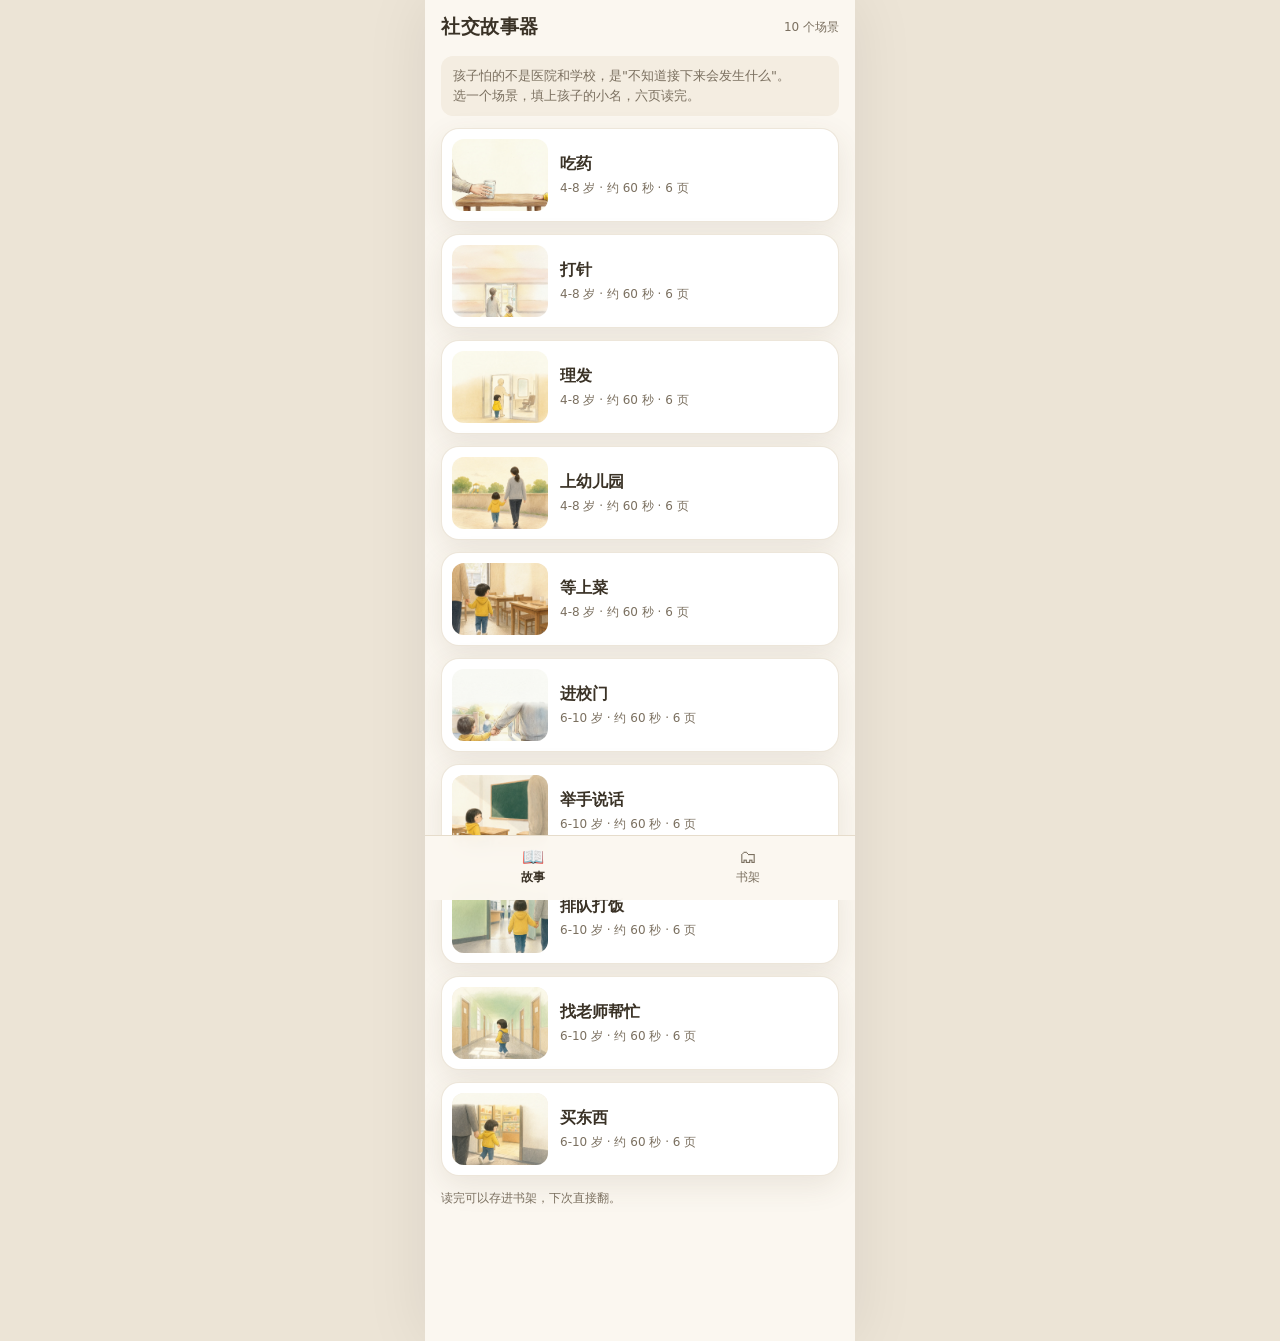
<file: index.html>
<!DOCTYPE html>
<html lang="zh-CN">
<head>
  <meta charset="utf-8">
  <meta name="viewport" content="width=device-width, initial-scale=1, viewport-fit=cover">
  <meta name="theme-color" content="#fbf7f0">
  <title>社交故事器 · 一分钟读完一个场景</title>
  <link rel="stylesheet" href="src/style.css">
</head>
<body>
  <div id="app">
    <header class="topbar" id="topbar"></header>
    <main id="view"></main>
    <nav class="tabbar" id="tabbar"></nav>
  </div>
  <script type="module" src="src/app.js"></script>
</body>
</html>
</file>
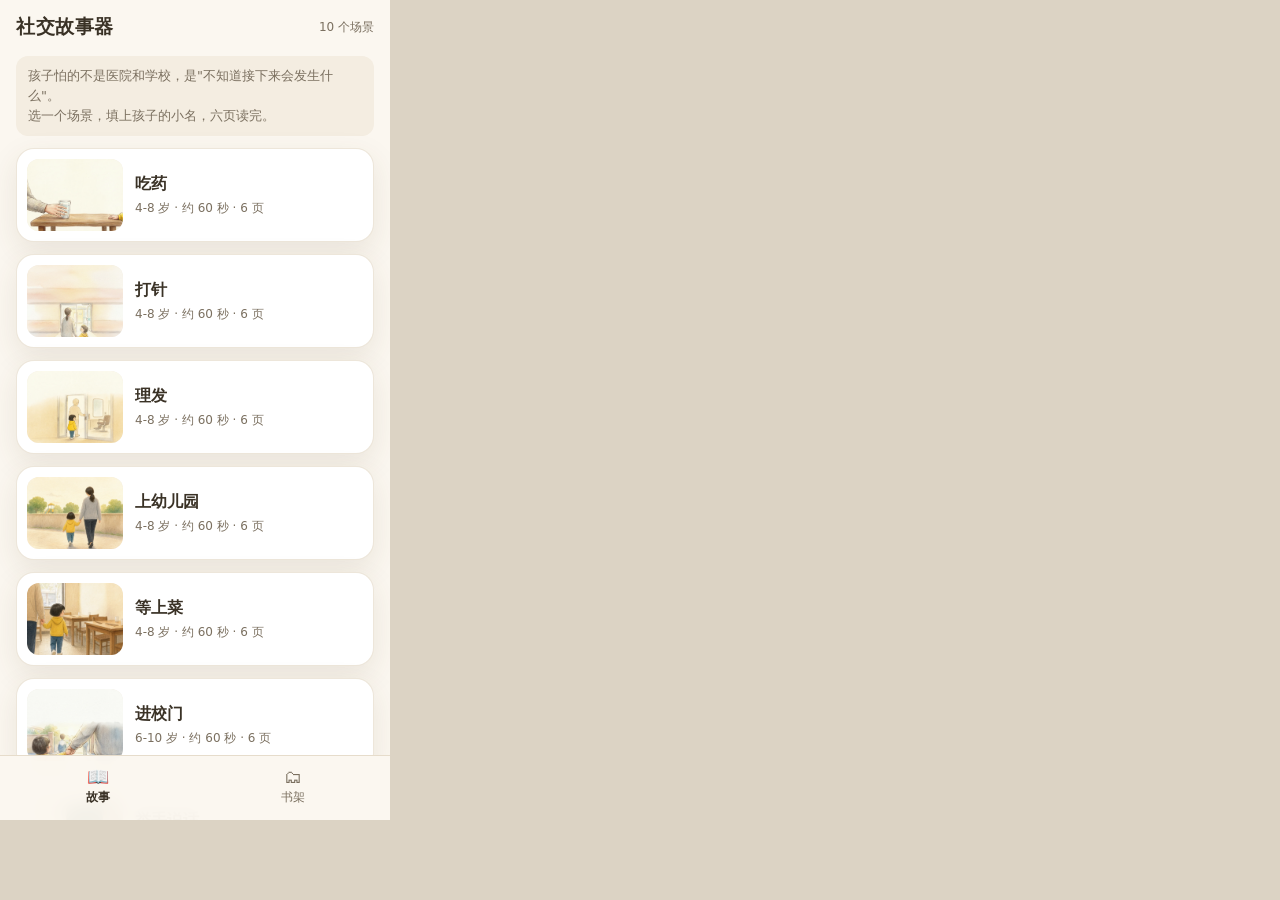
<file: tools/shot.html>
<!DOCTYPE html>
<html lang="zh-CN">
<head>
<meta charset="utf-8">
<title>截图工装 · 390px 手机视口</title>
<style>
  html, body { margin: 0; padding: 0; background: #dcd3c4; }
  iframe { display: block; width: 390px; height: 820px; border: 0; background: #fff; }
</style>
</head>
<body>
<!-- 用法：chrome --headless=old --window-size=390,900 --screenshot=out.png "http://127.0.0.1:8000/tools/shot.html?h=/read/medication"
     为什么不用 --window-size 直接截 index.html：新版 headless 会忽略 window-size，视口会变成 ~500px 宽。 -->
<script>
  const h = new URLSearchParams(location.search).get("h") || "/list";
  const f = document.createElement("iframe");
  f.src = "../index.html#" + h;
  document.body.appendChild(f);
</script>
</body>
</html>
</file>
<file: src/style.css>
:root {
  --paper: #fbf7f0;
  --paper-2: #f4ede1;
  --ink: #3a3226;
  --ink-soft: #7b7060;
  --line: #e6dccb;
  --accent: #f2c14e;
  --accent-ink: #6b4f12;
  --danger: #b4552f;
  --ok: #4a7c59;
  --radius: 18px;
  --shadow: 0 10px 30px rgba(90, 70, 40, 0.10);
}

* { box-sizing: border-box; -webkit-tap-highlight-color: transparent; }

html, body {
  margin: 0;
  padding: 0;
  width: 100%;
  overflow-x: hidden;
  background: #ece4d6;
  color: var(--ink);
  font-family: "PingFang SC", "Hiragino Sans GB", "Microsoft YaHei", "Noto Sans SC", system-ui, sans-serif;
  -webkit-font-smoothing: antialiased;
}

body { display: block; }

#app {
  width: min(100%, 430px);
  max-width: 430px;
  margin: 0 auto;
  overflow-x: hidden;
  min-height: 100vh;
  min-height: 100dvh;
  background: var(--paper);
  display: flex;
  flex-direction: column;
  position: relative;
  box-shadow: 0 0 60px rgba(0, 0, 0, 0.08);
}

/* ---------- 顶栏 ---------- */
.topbar {
  display: flex;
  align-items: center;
  gap: 10px;
  padding: 14px 16px 8px;
  position: sticky;
  top: 0;
  background: linear-gradient(var(--paper), rgba(251, 247, 240, 0.92));
  z-index: 5;
}
.topbar h1 {
  font-size: 19px;
  margin: 0;
  font-weight: 600;
  letter-spacing: 0.5px;
}
.topbar .sub {
  font-size: 12px;
  color: var(--ink-soft);
  margin-left: auto;
}
.back-btn {
  border: none;
  background: var(--paper-2);
  color: var(--ink);
  width: 34px;
  height: 34px;
  border-radius: 50%;
  font-size: 16px;
  cursor: pointer;
  flex: 0 0 auto;
}
.back-btn:active { transform: scale(0.94); }

/* ---------- 内容区 ---------- */
#view {
  flex: 1;
  padding: 6px 16px 120px;
  overflow-x: hidden;
}

.lead {
  font-size: 13px;
  color: var(--ink-soft);
  line-height: 1.55;
  margin: 2px 0 12px;
  padding: 10px 12px;
  background: var(--paper-2);
  border-radius: 12px;
}

/* ---------- 场景卡 ---------- */
.scene-card {
  display: flex;
  gap: 12px;
  padding: 10px;
  margin-bottom: 12px;
  background: #fff;
  border-radius: var(--radius);
  box-shadow: var(--shadow);
  cursor: pointer;
  border: 1px solid rgba(230, 220, 203, 0.7);
  transition: transform 0.15s ease;
}
.scene-card:active { transform: scale(0.98); }
.scene-card .thumb {
  width: 96px;
  height: 72px;
  border-radius: 12px;
  overflow: hidden;
  background: var(--paper-2);
  flex: 0 0 auto;
}

/* 还没出图的场景：不显示裂图，只留一块浅色底 + 一条淡淡的字 */
.scene-card .thumb.empty {
  background:
    repeating-linear-gradient(45deg, var(--paper-2) 0 8px, #f3ece0 8px 16px);
  display: flex;
  align-items: center;
  justify-content: center;
  font-size: 11px;
  color: var(--ink-soft);
  letter-spacing: 0.5px;
}
.scene-card .thumb img { width: 100%; height: 100%; object-fit: cover; display: block; }
.scene-card .meta { display: flex; flex-direction: column; justify-content: center; gap: 4px; min-width: 0; }
.scene-card .name { font-size: 16px; font-weight: 600; }
.scene-card .desc { font-size: 12px; color: var(--ink-soft); line-height: 1.5; }

/* ---------- 阅读器 ---------- */
#view.reading {
  display: flex;
  flex-direction: column;
  justify-content: center;
}

.stage {
  position: relative;
  width: 100%;
  aspect-ratio: 4 / 3;
  background: var(--paper-2);
  border-radius: var(--radius);
  overflow: hidden;
  box-shadow: var(--shadow);
}
.stage img {
  width: 100%;
  height: 100%;
  object-fit: contain;
  display: block;
}
.stage .placeholder {
  width: 100%;
  height: 100%;
  display: flex;
  align-items: flex-end;
  justify-content: center;
  padding: 16px;
  font-size: 13px;
  color: var(--ink-soft);
  background: repeating-linear-gradient(135deg, #f6efe3, #f6efe3 10px, #f1e8d8 10px, #f1e8d8 20px);
  text-align: center;
  line-height: 1.6;
}
.page-text {
  position: absolute;
  left: 6%;
  right: 6%;
  top: 5%;
  text-align: center;
  color: #3b3226;
  font-weight: 500;
  line-height: 1.55;
  letter-spacing: 0.5px;
  text-shadow: 0 1px 0 rgba(255, 255, 255, 0.75);
  pointer-events: none;
}
.page-text.len-s { font-size: 24px; }
.page-text.len-m { font-size: 20px; }
.page-text.len-l { font-size: 17px; }

.reader-foot {
  display: flex;
  align-items: center;
  gap: 10px;
  margin-top: 14px;
}
.dots { display: flex; gap: 6px; flex: 1; }
.dot {
  width: 7px; height: 7px; border-radius: 50%;
  background: var(--line);
  transition: all 0.2s;
}
.dot.on { background: var(--accent); width: 18px; border-radius: 4px; }

.nav-btn {
  border: 1px solid var(--line);
  background: #fff;
  color: var(--ink);
  padding: 10px 16px;
  border-radius: 999px;
  font-size: 14px;
  cursor: pointer;
}
.nav-btn:disabled { opacity: 0.35; cursor: default; }
.nav-btn:active:not(:disabled) { transform: scale(0.96); }

.reader-title {
  font-size: 15px;
  font-weight: 600;
  margin: 0 0 10px;
  color: var(--ink);
}
.reader-title small { font-weight: 400; color: var(--ink-soft); font-size: 12px; margin-left: 6px; }

/* ---------- 表单 ---------- */
.field { margin-bottom: 11px; }
.field label {
  display: flex;
  justify-content: space-between;
  font-size: 13px;
  color: var(--ink-soft);
  margin-bottom: 6px;
}
.field input, .field textarea {
  width: 100%;
  border: 1px solid var(--line);
  background: #fff;
  border-radius: 12px;
  padding: 11px 13px;
  font-size: 16px;
  color: var(--ink);
  font-family: inherit;
  outline: none;
}
.field input:focus, .field textarea:focus { border-color: var(--accent); }
.field textarea { resize: vertical; min-height: 76px; line-height: 1.6; }

.preview {
  background: #fff;
  border: 1px solid var(--line);
  border-radius: var(--radius);
  padding: 12px 14px;
  margin: 2px 0 12px;
}
.preview .cap { font-size: 12px; color: var(--ink-soft); margin-bottom: 8px; }
.preview .title { font-size: 17px; font-weight: 600; margin-bottom: 6px; }
.preview .line { font-size: 16px; line-height: 1.6; }

.check {
  font-size: 13px;
  line-height: 1.6;
  border-radius: 12px;
  padding: 10px 12px;
  margin-top: 8px;
}
.check.ok { background: #eef5ee; color: var(--ok); }
.check.bad { background: #fbeee8; color: var(--danger); }
.check ul { margin: 6px 0 0; padding-left: 18px; }

.btn-primary {
  width: 100%;
  border: none;
  background: var(--accent);
  color: var(--accent-ink);
  font-size: 16px;
  font-weight: 600;
  padding: 14px;
  border-radius: 14px;
  cursor: pointer;
  margin-top: 4px;
}
.btn-primary:active { transform: scale(0.99); }
.btn-ghost {
  width: 100%;
  border: 1px solid var(--line);
  background: #fff;
  color: var(--ink);
  font-size: 15px;
  padding: 13px;
  border-radius: 14px;
  cursor: pointer;
  margin-top: 10px;
}

/* ---------- 书架 ---------- */
.shelf-item {
  background: #fff;
  border: 1px solid var(--line);
  border-radius: var(--radius);
  padding: 12px 14px;
  margin-bottom: 10px;
  display: flex;
  gap: 10px;
  align-items: center;
}
.shelf-item .info { flex: 1; min-width: 0; }
.shelf-item .t { font-size: 15px; font-weight: 600; margin-bottom: 4px; }
.shelf-item .v { font-size: 12px; color: var(--ink-soft); }
.shelf-item .del {
  border: none; background: none; color: var(--ink-soft);
  font-size: 13px; cursor: pointer; padding: 6px;
}
.empty {
  text-align: center;
  color: var(--ink-soft);
  font-size: 14px;
  padding: 40px 20px;
  line-height: 1.8;
}

/* ---------- 底部导航 ---------- */
.tabbar {
  position: fixed;
  bottom: 0;
  left: 50%;
  transform: translateX(-50%);
  width: 100%;
  max-width: 430px;
  display: flex;
  background: rgba(251, 247, 240, 0.96);
  backdrop-filter: blur(8px);
  border-top: 1px solid var(--line);
  padding: 8px 0 10px;
  z-index: 6;
}
.tabbar button {
  flex: 1;
  border: none;
  background: none;
  font-size: 12px;
  color: var(--ink-soft);
  display: flex;
  flex-direction: column;
  align-items: center;
  gap: 3px;
  cursor: pointer;
  padding: 4px;
}
.tabbar button .ico { font-size: 18px; line-height: 1; }
.tabbar button.on { color: var(--ink); font-weight: 600; }

/* ---------- 演示模式 ---------- */
.demo-wrap { position: relative; }
.demo-progress {
  height: 3px;
  background: var(--line);
  border-radius: 3px;
  overflow: hidden;
  margin-bottom: 12px;
}
.demo-progress i {
  display: block;
  height: 100%;
  width: 0;
  background: var(--accent);
  transition: width 0.35s linear;
}
.reminder {
  position: absolute;
  inset: 0;
  background: rgba(58, 50, 38, 0.42);
  display: flex;
  align-items: center;
  justify-content: center;
  border-radius: var(--radius);
  z-index: 9;
  padding: 22px;
}
.reminder .card {
  background: #fff;
  border-radius: 20px;
  padding: 18px 18px 14px;
  width: 100%;
  max-width: 300px;
  box-shadow: 0 20px 50px rgba(0, 0, 0, 0.25);
}
.reminder .app { font-size: 12px; color: var(--ink-soft); margin-bottom: 6px; }
.reminder .t { font-size: 16px; font-weight: 600; margin-bottom: 4px; }
.reminder .d { font-size: 13px; color: var(--ink-soft); line-height: 1.6; }
.reminder button {
  margin-top: 12px;
  width: 100%;
  border: none;
  background: var(--accent);
  color: var(--accent-ink);
  font-size: 15px;
  font-weight: 600;
  padding: 11px;
  border-radius: 12px;
  cursor: pointer;
}

.demo-end {
  text-align: center;
  padding: 60px 20px;
}
.demo-end .big { font-size: 22px; font-weight: 600; margin-bottom: 8px; }
.demo-end .small { font-size: 14px; color: var(--ink-soft); line-height: 1.7; margin-bottom: 24px; }

.hint {
  font-size: 12px;
  color: var(--ink-soft);
  line-height: 1.7;
  margin-top: 12px;
}
</file>
